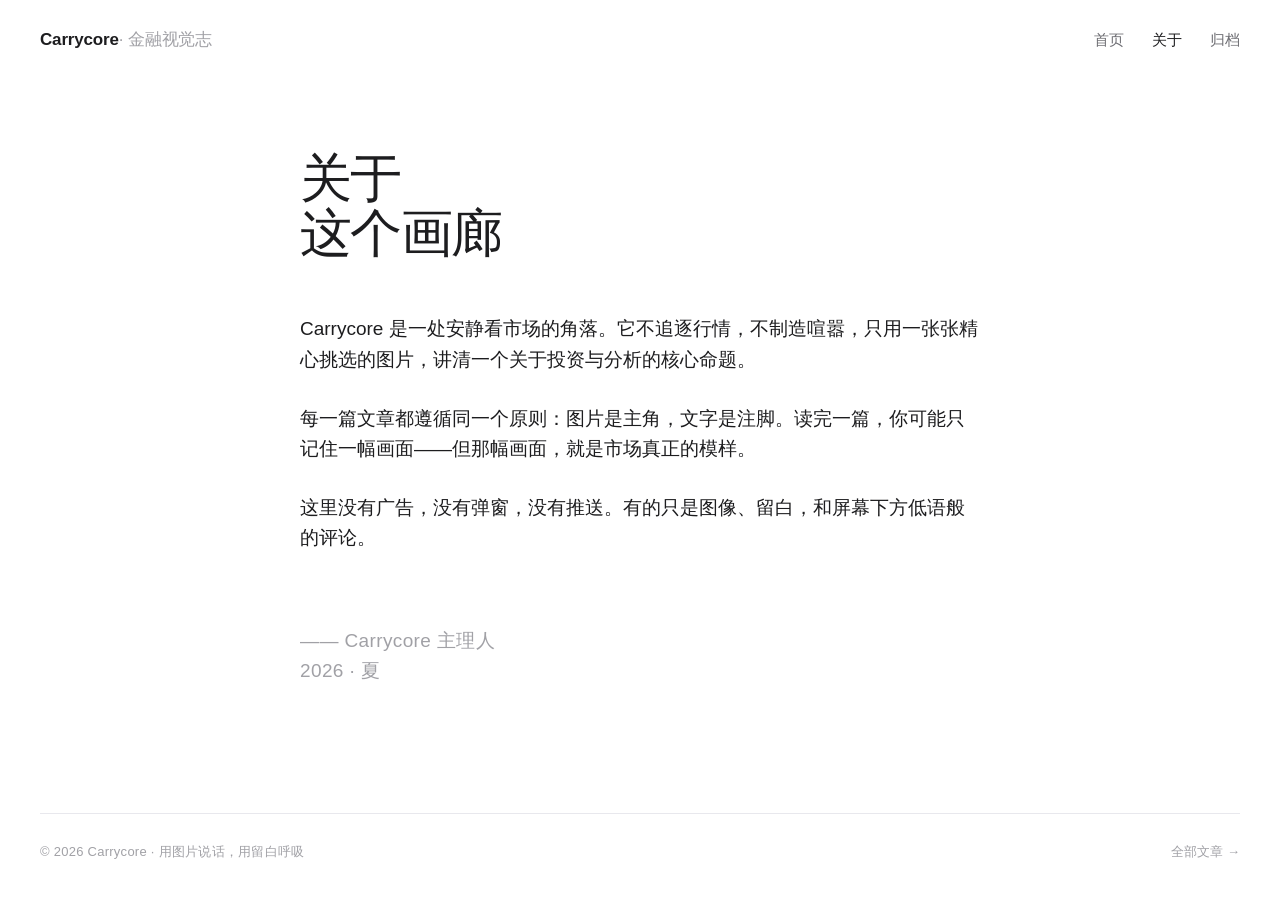
<file: about.html>
<!DOCTYPE html>
<html lang="zh-CN">
<head>
  <meta charset="UTF-8">
  <meta name="viewport" content="width=device-width, initial-scale=1, viewport-fit=cover">
  <title>关于 · Carrycore</title>
  <meta name="description" content="关于 Carrycore 金融投资视觉画廊——一个只讲重点的金融分析博客。" />
  <meta name="theme-color" content="#FFFFFF">
  <link rel="preconnect" href="https://images.unsplash.com">
  <link rel="stylesheet" href="css/style.css">
</head>
<body>

  <header class="site-nav">
    <div class="nav-inner">
      <a class="brand" href="index.html">Carrycore<em>· 金融视觉志</em></a>
      <nav class="nav-links" aria-label="主导航">
        <a href="index.html">首页</a>
        <a href="about.html" aria-current="page">关于</a>
        <a href="archive.html">归档</a>
      </nav>
    </div>
  </header>

  <main>
    <article class="about">
      <h1>关于<br>这个画廊</h1>

      <p>Carrycore 是一处安静看市场的角落。它不追逐行情，不制造喧嚣，只用一张张精心挑选的图片，讲清一个关于投资与分析的核心命题。</p>

      <p>每一篇文章都遵循同一个原则：图片是主角，文字是注脚。读完一篇，你可能只记住一幅画面——但那幅画面，就是市场真正的模样。</p>

      <p>这里没有广告，没有弹窗，没有推送。有的只是图像、留白，和屏幕下方低语般的评论。</p>

      <p class="about-sign">—— Carrycore 主理人<br>2026 · 夏</p>
    </article>
  </main>

  <footer class="site-footer">
    <div class="footer-inner">
      <small>© 2026 Carrycore · 用图片说话，用留白呼吸</small>
      <a href="archive.html">全部文章 →</a>
    </div>
  </footer>

</body>
</html>
</file>
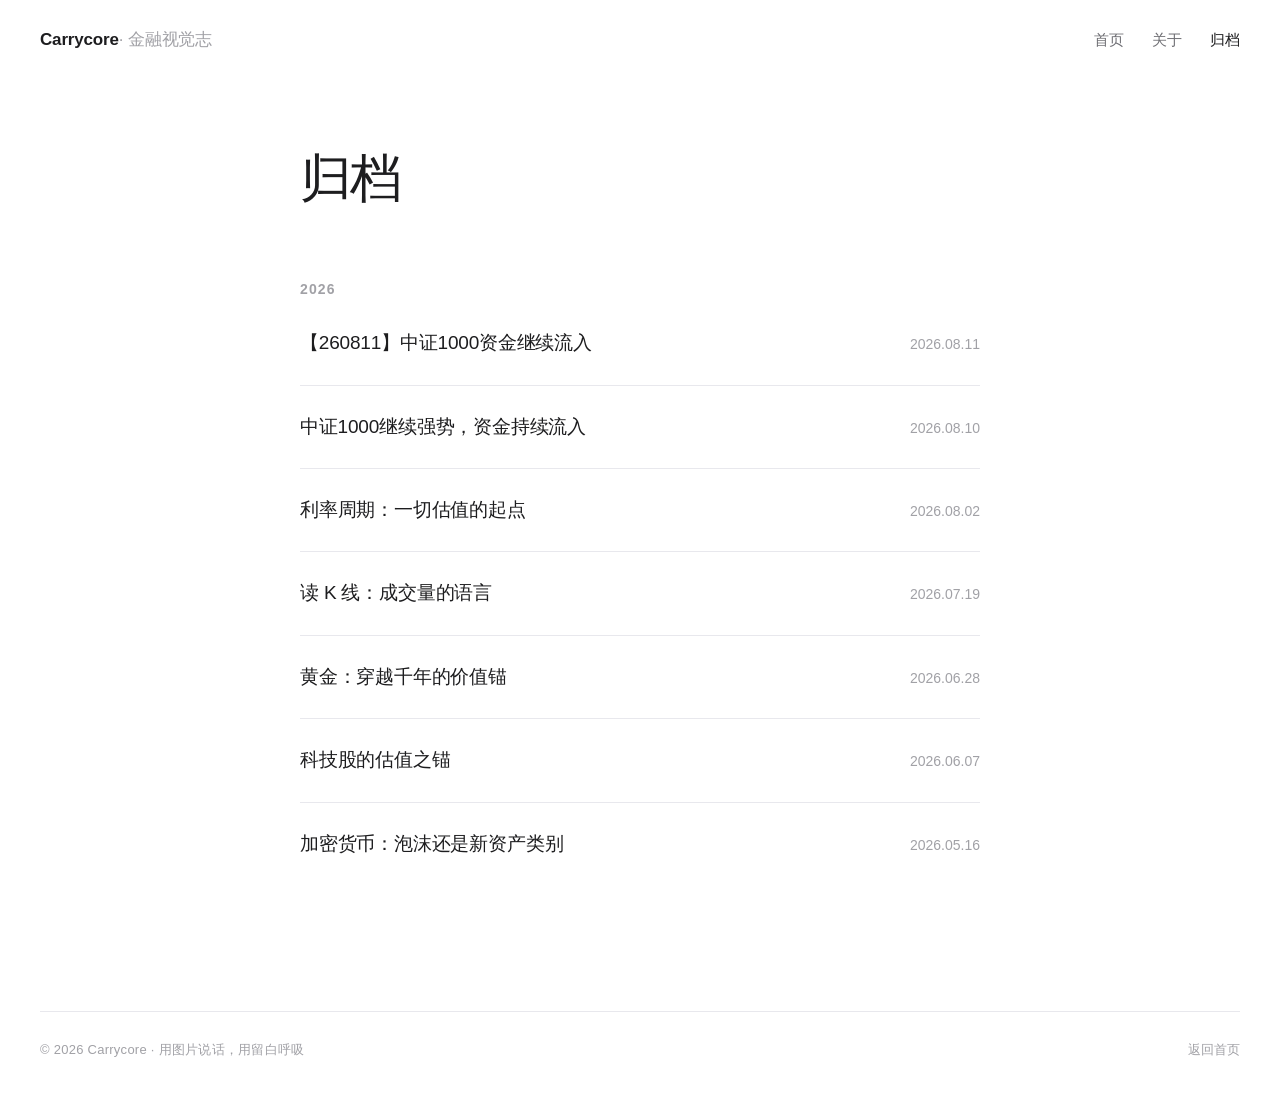
<file: archive.html>
<!DOCTYPE html>
<html lang="zh-CN">
<head>
  <meta charset="UTF-8">
  <meta name="viewport" content="width=device-width, initial-scale=1, viewport-fit=cover">
  <title>归档 · Carrycore</title>
  <meta name="description" content="Carrycore 金融投资视觉画廊全部文章归档。" />
  <meta name="theme-color" content="#FFFFFF">
  <link rel="stylesheet" href="css/style.css">
</head>
<body>

  <header class="site-nav">
    <div class="nav-inner">
      <a class="brand" href="index.html">Carrycore<em>· 金融视觉志</em></a>
      <nav class="nav-links" aria-label="主导航">
        <a href="index.html">首页</a>
        <a href="about.html">关于</a>
        <a href="archive.html" aria-current="page">归档</a>
      </nav>
    </div>
  </header>

  <main>
    <section class="archive">
      <h1>归档</h1>

      <h2 class="archive-year">2026</h2>
      <ul class="archive-list">
        <li>
          <a href="posts/csi1000-fund-flow-0811.html">
            <span class="t">【260811】中证1000资金继续流入</span>
            <span class="d">2026.08.11</span>
          </a>
        </li>
        <li>
          <a href="posts/zhongzheng1000-strong-inflow.html">
            <span class="t">中证1000继续强势，资金持续流入</span>
            <span class="d">2026.08.10</span>
          </a>
        </li>
        <li>
          <a href="posts/rate-cycle-and-asset-pricing.html">
            <span class="t">利率周期：一切估值的起点</span>
            <span class="d">2026.08.02</span>
          </a>
        </li>
        <li>
          <a href="posts/k-line-volume-language.html">
            <span class="t">读 K 线：成交量的语言</span>
            <span class="d">2026.07.19</span>
          </a>
        </li>
        <li>
          <a href="posts/gold-eternal-value.html">
            <span class="t">黄金：穿越千年的价值锚</span>
            <span class="d">2026.06.28</span>
          </a>
        </li>
        <li>
          <a href="posts/tech-valuation-anchor.html">
            <span class="t">科技股的估值之锚</span>
            <span class="d">2026.06.07</span>
          </a>
        </li>
        <li>
          <a href="posts/crypto-new-asset-class.html">
            <span class="t">加密货币：泡沫还是新资产类别</span>
            <span class="d">2026.05.16</span>
          </a>
        </li>
      </ul>
    </section>
  </main>

  <footer class="site-footer">
    <div class="footer-inner">
      <small>© 2026 Carrycore · 用图片说话，用留白呼吸</small>
      <a href="index.html">返回首页</a>
    </div>
  </footer>

</body>
</html>
</file>
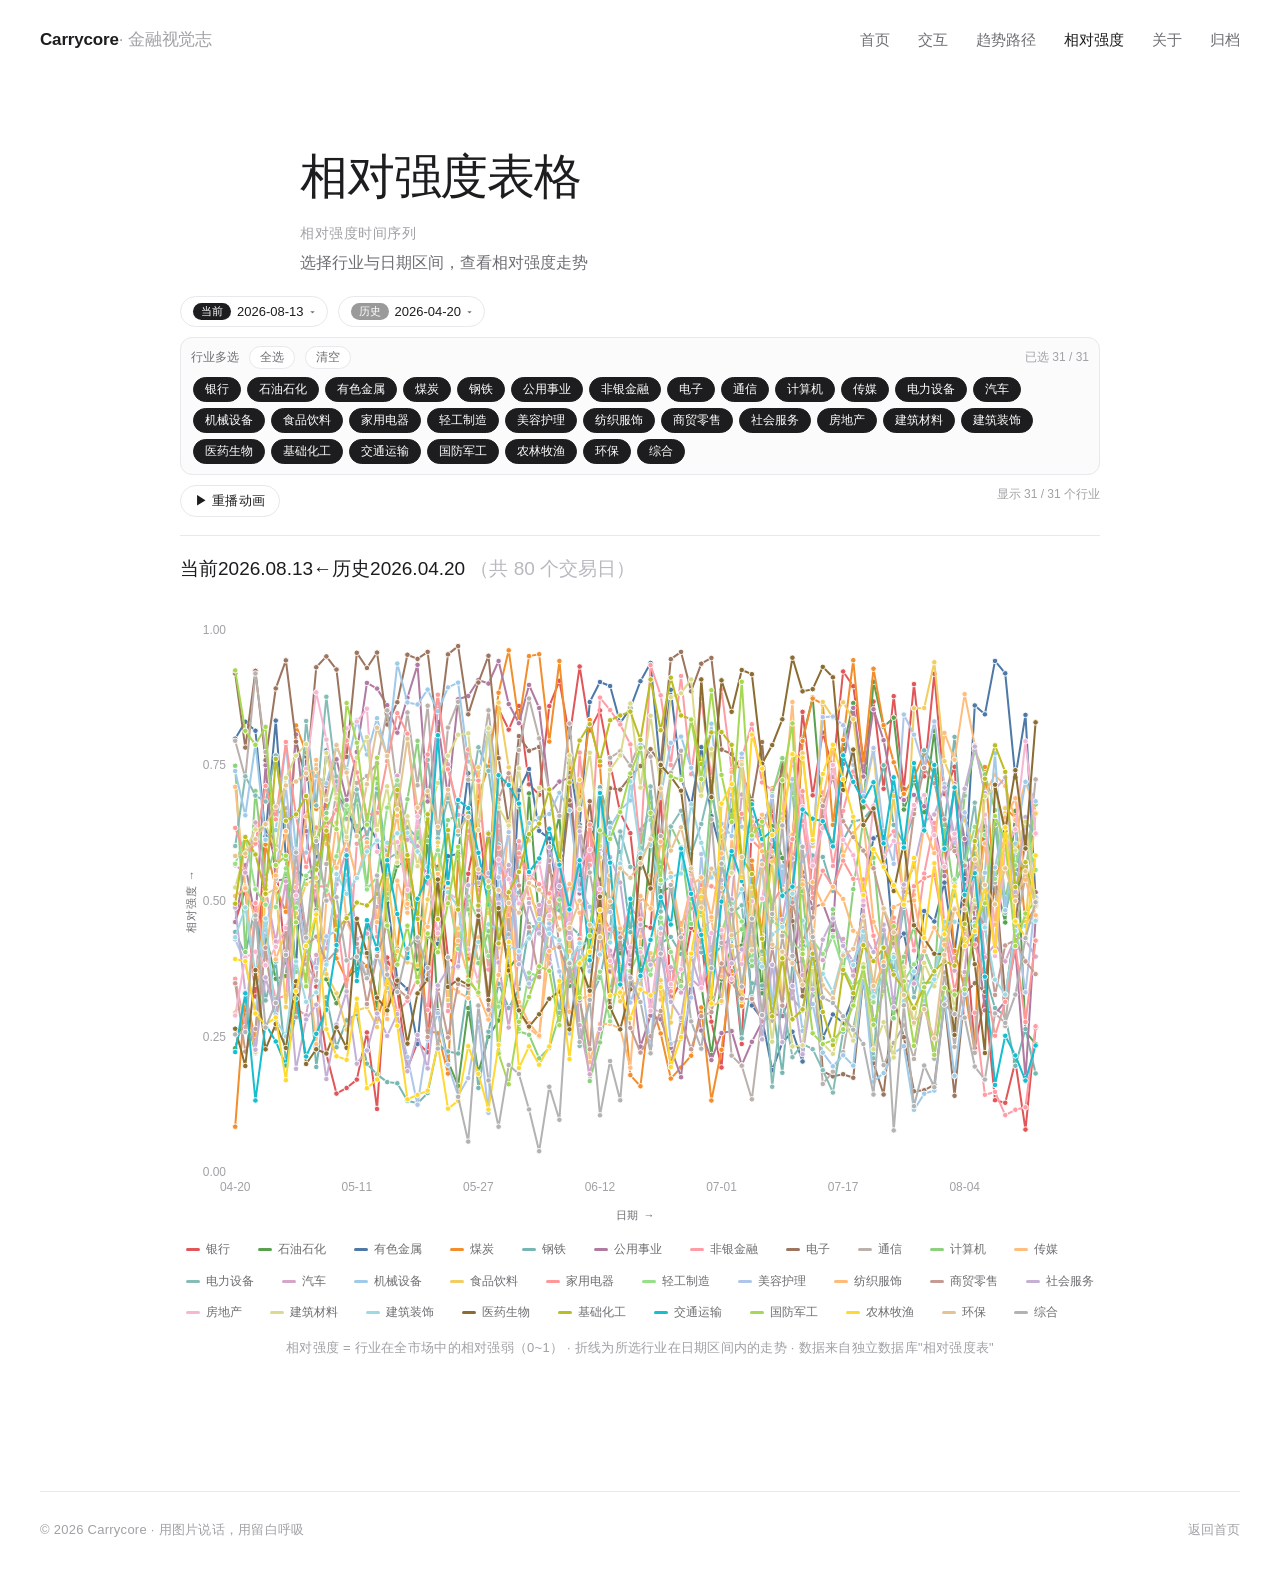
<file: relative-strength.html>
<!DOCTYPE html>
<html lang="zh-CN">
<head>
  <meta charset="UTF-8">
  <meta name="viewport" content="width=device-width, initial-scale=1, viewport-fit=cover">
  <title>相对强度表格 · Carrycore</title>
  <meta name="description" content="相对强度表格：31 个行业的相对强度时间序列折线图，双日期区间 + 行业多选。" />
  <meta name="theme-color" content="#FFFFFF">
  <link rel="stylesheet" href="css/style.css">
  <link rel="stylesheet" href="css/interactive.css?v=21">
  <link rel="stylesheet" href="css/trend.css?v=2">
  <link rel="stylesheet" href="css/relative.css?v=1">
</head>
<body>

  <header class="site-nav">
    <div class="nav-inner">
      <a class="brand" href="index.html">Carrycore<em>· 金融视觉志</em></a>
      <nav class="nav-links" aria-label="主导航">
        <a href="index.html">首页</a>
        <a href="sector-strength-0811.html">交互</a>
        <a href="sector-trend-path.html">趋势路径</a>
        <a href="relative-strength.html" aria-current="page">相对强度</a>
        <a href="about.html">关于</a>
        <a href="archive.html">归档</a>
      </nav>
    </div>
  </header>

  <main>
    <article class="post">

      <header class="post-head">
        <h1>相对强度表格</h1>
        <time>相对强度时间序列</time>
        <p class="post-sub">选择行业与日期区间，查看相对强度走势</p>
      </header>

      <div class="interactive-wrap">

        <div class="controls trend-controls">
          <div class="trend-dates">
            <div class="datepicker-wrap" id="dp-cur-wrap">
              <button type="button" class="date-picker-btn" id="dp-cur-btn" aria-haspopup="dialog">
                <span class="dp-tag">当前</span><span id="dp-cur-label">–</span><span class="dp-caret">▾</span>
              </button>
            </div>
            <div class="datepicker-wrap" id="dp-his-wrap">
              <button type="button" class="date-picker-btn" id="dp-his-btn" aria-haspopup="dialog">
                <span class="dp-tag dp-tag-ref">历史</span><span id="dp-his-label">–</span><span class="dp-caret">▾</span>
              </button>
            </div>
            <div class="datepicker-pop" id="datepicker-pop" role="dialog" aria-label="选择日期" hidden></div>
          </div>
          <div class="sector-pick">
            <div class="sp-head">
              <span>行业多选</span>
              <button type="button" class="sp-btn" id="sp-all">全选</button>
              <button type="button" class="sp-btn" id="sp-none">清空</button>
              <span id="sp-count" class="count-tag"></span>
            </div>
            <div class="sp-list" id="sp-list"></div>
          </div>
          <button id="btn-replay" class="ctrl-btn" type="button">▶ 重播动画</button>
          <span id="dot-count" class="count-tag"></span>
        </div>

        <div class="trend-datebar" id="trend-datebar">–</div>

        <div class="chart-area">
          <svg id="chart" viewBox="0 0 1000 700" preserveAspectRatio="xMidYMid meet" aria-label="相对强度折线图"></svg>
          <div id="tooltip" class="tooltip" role="tooltip"></div>
        </div>

        <div class="trend-legend" id="legend"></div>

        <p class="caption">相对强度 = 行业在全市场中的相对强弱（0~1） · 折线为所选行业在日期区间内的走势 · 数据来自独立数据库"相对强度表"</p>
      </div>

    </article>
  </main>

  <footer class="site-footer">
    <div class="footer-inner">
      <small>© 2026 Carrycore · 用图片说话，用留白呼吸</small>
      <a href="index.html">返回首页</a>
    </div>
  </footer>

  <script src="js/relative-data.js?v=1"></script>
  <script src="js/relative-chart-v2.js?v=1"></script>
</body>
</html>
</file>
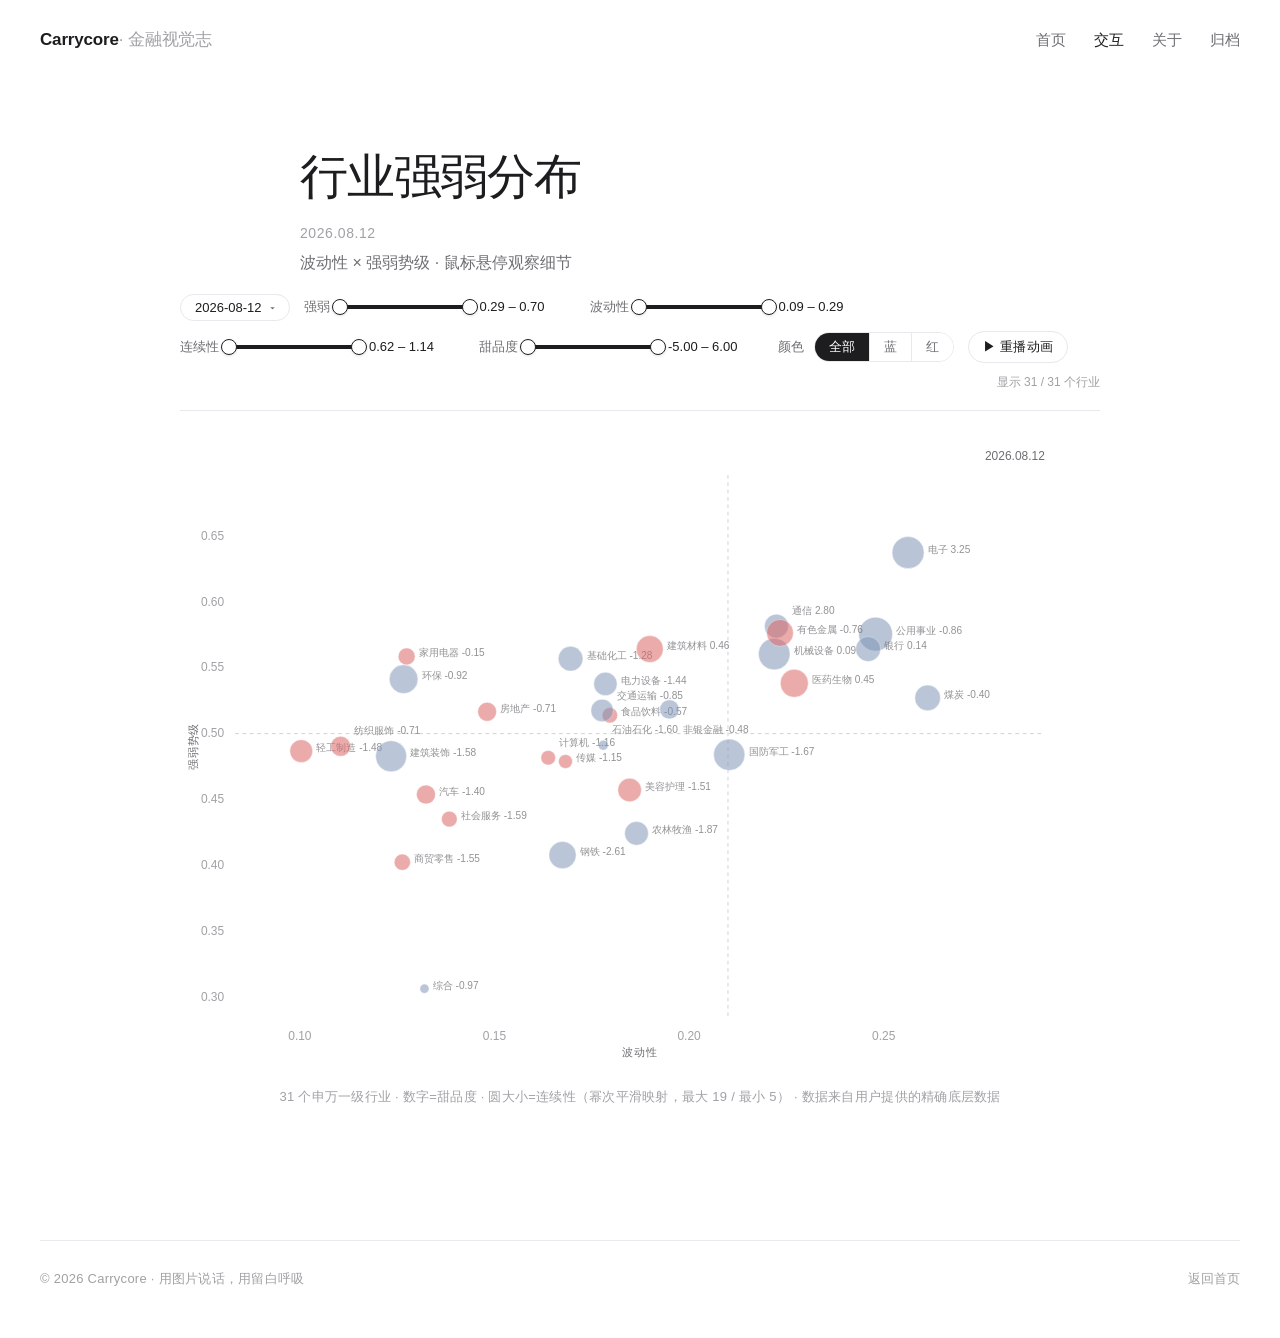
<file: sector-strength-0811.html>
<!DOCTYPE html>
<html lang="zh-CN">
<head>
  <meta charset="UTF-8">
  <meta name="viewport" content="width=device-width, initial-scale=1, viewport-fit=cover">
  <title>行业强弱分布 · Carrycore</title>
  <meta name="description" content="2026-08-11 申万一级行业强弱分布交互图：波动性 × 强弱势级，鼠标悬停观察细节。" />
  <meta name="theme-color" content="#FFFFFF">
  <link rel="stylesheet" href="css/style.css">
  <link rel="stylesheet" href="css/interactive.css?v=21">
</head>
<body>

  <header class="site-nav">
    <div class="nav-inner">
      <a class="brand" href="index.html">Carrycore<em>· 金融视觉志</em></a>
      <nav class="nav-links" aria-label="主导航">
        <a href="index.html">首页</a>
        <a href="sector-strength-0811.html" aria-current="page">交互</a>
        <a href="about.html">关于</a>
        <a href="archive.html">归档</a>
      </nav>
    </div>
  </header>

  <main>
    <article class="post">

      <header class="post-head">
        <h1>行业强弱分布</h1>
        <time datetime="2026-08-11">2026.08.11</time>
        <p class="post-sub">波动性 × 强弱势级 · 鼠标悬停观察细节</p>
      </header>

      <div class="interactive-wrap">

        <div class="controls">
          <div class="datepicker-wrap" id="datepicker-wrap">
            <button type="button" class="date-picker-btn" id="date-picker-btn" aria-haspopup="dialog">
              <span id="date-picker-label">2026-08-11</span><span class="dp-caret">▾</span>
            </button>
            <div class="datepicker-pop" id="datepicker-pop" role="dialog" aria-label="选择日期" hidden></div>
          </div>
          <div class="dualfilter">
            <span>强弱</span>
            <div class="df-track" id="df-y"></div>
            <span class="df-values" id="df-y-values">–</span>
          </div>
          <div class="dualfilter">
            <span>波动性</span>
            <div class="df-track" id="df-x"></div>
            <span class="df-values" id="df-x-values">–</span>
          </div>
          <div class="dualfilter">
            <span>连续性</span>
            <div class="df-track" id="df-c"></div>
            <span class="df-values" id="df-c-values">0.6 – 1.2</span>
          </div>
          <div class="dualfilter">
            <span>甜品度</span>
            <div class="df-track" id="df-v"></div>
            <span class="df-values" id="df-v-values">–</span>
          </div>
          <div class="colorfilter">
            <span>颜色</span>
            <div class="color-seg" id="color-seg" role="group" aria-label="颜色筛选">
              <button type="button" class="seg-btn active" data-color="all">全部</button>
              <button type="button" class="seg-btn" data-color="blue">蓝</button>
              <button type="button" class="seg-btn" data-color="red">红</button>
            </div>
          </div>
          <button id="btn-replay" class="ctrl-btn" type="button">▶ 重播动画</button>
          <span id="dot-count" class="count-tag"></span>
        </div>

        <div class="chart-area">
          <svg id="chart" viewBox="0 0 1000 700" preserveAspectRatio="xMidYMid meet" aria-label="行业强弱分布散点图"></svg>
          <div id="tooltip" class="tooltip" role="tooltip"></div>
        </div>

        <p class="caption">31 个申万一级行业 · 数字=甜品度 · 圆大小=连续性（幂次平滑映射，最大 19 / 最小 5） · 数据来自用户提供的精确底层数据</p>
      </div>

    </article>
  </main>

  <footer class="site-footer">
    <div class="footer-inner">
      <small>© 2026 Carrycore · 用图片说话，用留白呼吸</small>
      <a href="index.html">返回首页</a>
    </div>
  </footer>

  <script src="js/sector-data-0813e.js?v=21"></script>
  <script src="js/sector-strength-app-0813b.js?v=21"></script>
</body>
</html>
</file>
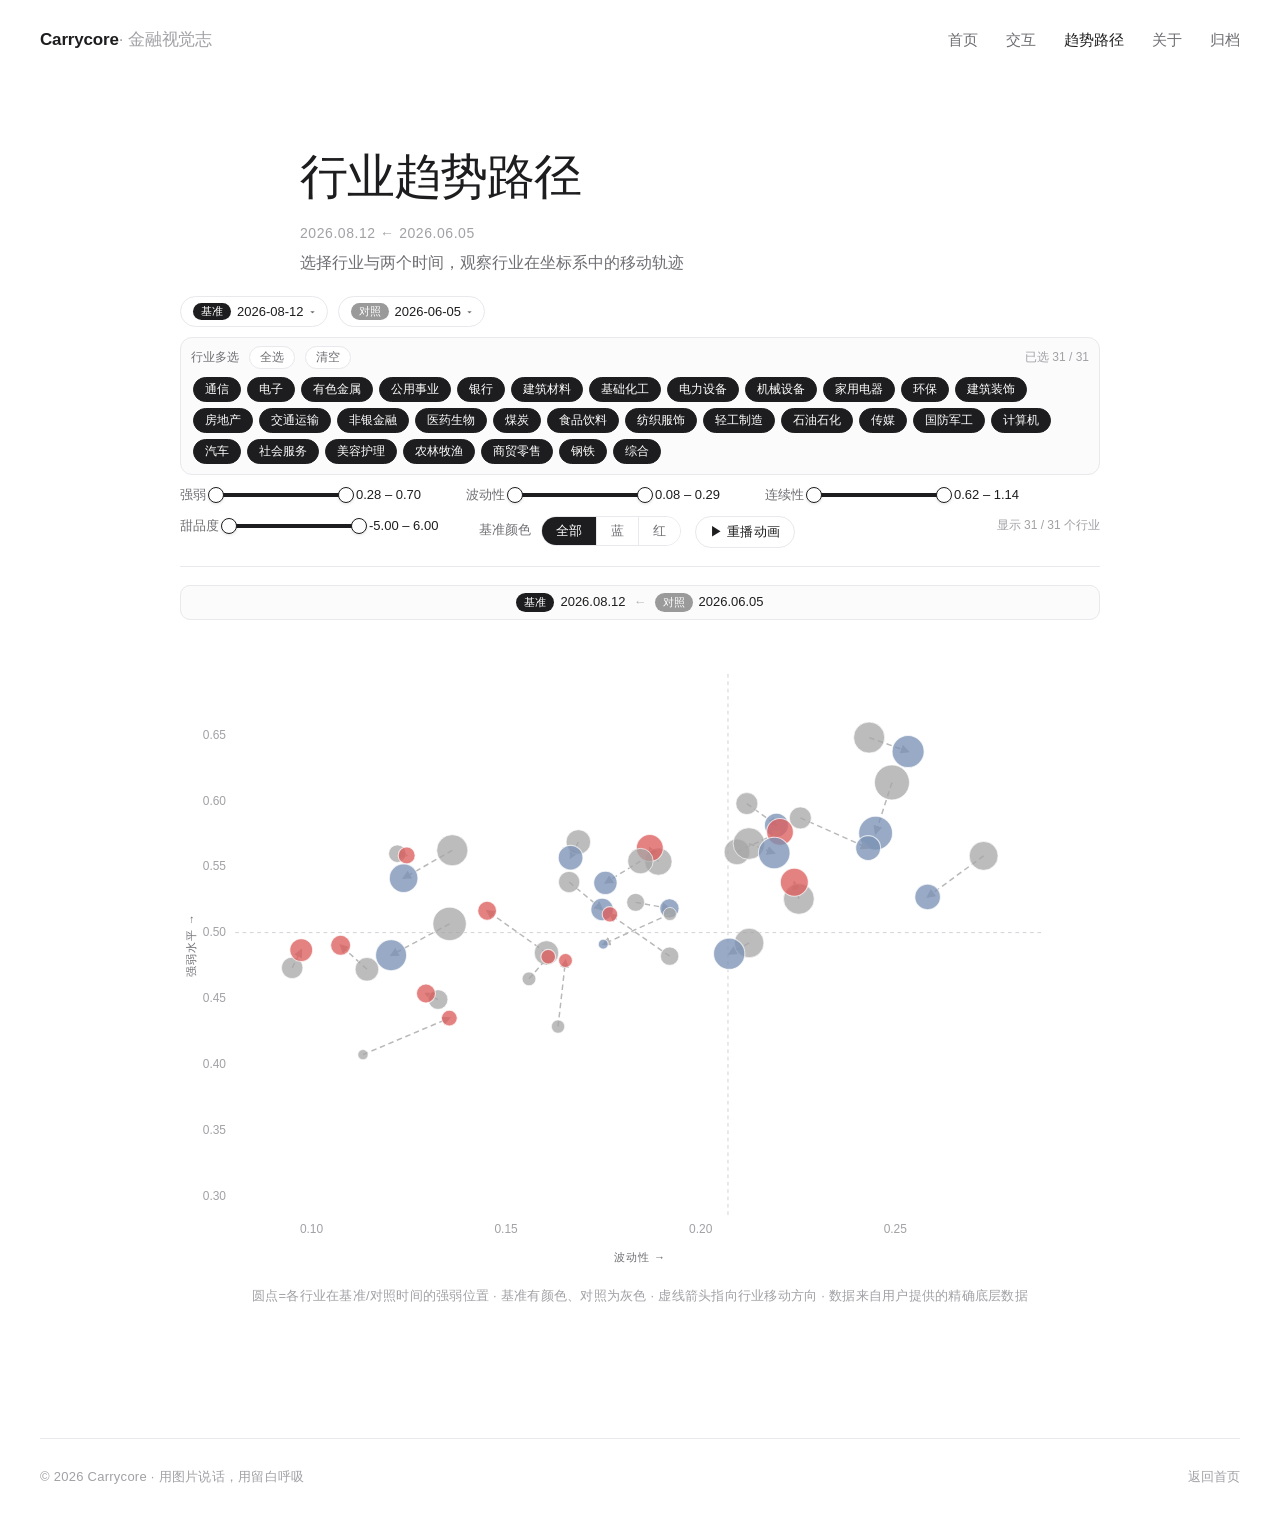
<file: sector-trend-path.html>
<!DOCTYPE html>
<html lang="zh-CN">
<head>
  <meta charset="UTF-8">
  <meta name="viewport" content="width=device-width, initial-scale=1, viewport-fit=cover">
  <title>行业趋势路径 · Carrycore</title>
  <meta name="description" content="行业趋势路径：多选行业在两个时间的强弱分布轨迹对比，带方向箭头。" />
  <meta name="theme-color" content="#FFFFFF">
  <link rel="stylesheet" href="css/style.css">
  <link rel="stylesheet" href="css/interactive.css?v=21">
  <link rel="stylesheet" href="css/trend-v3.css?v=2">
</head>
<body>

  <header class="site-nav">
    <div class="nav-inner">
      <a class="brand" href="index.html">Carrycore<em>· 金融视觉志</em></a>
      <nav class="nav-links" aria-label="主导航">
        <a href="index.html">首页</a>
        <a href="sector-strength-0811.html">交互</a>
        <a href="sector-trend-path.html" aria-current="page">趋势路径</a>
        <a href="about.html">关于</a>
        <a href="archive.html">归档</a>
      </nav>
    </div>
  </header>

  <main>
    <article class="post">

      <header class="post-head">
        <h1>行业趋势路径</h1>
        <time id="trend-subtitle">对照 → 基准</time>
        <p class="post-sub">选择行业与两个时间，观察行业在坐标系中的移动轨迹</p>
      </header>

      <div class="interactive-wrap">

        <div class="controls trend-controls">
          <div class="trend-dates">
            <div class="datepicker-wrap" id="dp-base-wrap">
              <button type="button" class="date-picker-btn" id="dp-base-btn" aria-haspopup="dialog">
                <span class="dp-tag">基准</span><span id="dp-base-label">–</span><span class="dp-caret">▾</span>
              </button>
            </div>
            <div class="datepicker-wrap" id="dp-ref-wrap">
              <button type="button" class="date-picker-btn" id="dp-ref-btn" aria-haspopup="dialog">
                <span class="dp-tag dp-tag-ref">对照</span><span id="dp-ref-label">–</span><span class="dp-caret">▾</span>
              </button>
            </div>
            <div class="datepicker-pop" id="datepicker-pop" role="dialog" aria-label="选择日期" hidden></div>
          </div>
          <div class="sector-pick">
            <div class="sp-head">
              <span>行业多选</span>
              <button type="button" class="sp-btn" id="sp-all">全选</button>
              <button type="button" class="sp-btn" id="sp-none">清空</button>
              <span id="sp-count" class="count-tag"></span>
            </div>
            <div class="sp-list" id="sp-list"></div>
          </div>
          <div class="dualfilter">
            <span>强弱</span>
            <div class="df-track" id="df-y"></div>
            <span class="df-values" id="df-y-values">–</span>
          </div>
          <div class="dualfilter">
            <span>波动性</span>
            <div class="df-track" id="df-x"></div>
            <span class="df-values" id="df-x-values">–</span>
          </div>
          <div class="dualfilter">
            <span>连续性</span>
            <div class="df-track" id="df-c"></div>
            <span class="df-values" id="df-c-values">–</span>
          </div>
          <div class="dualfilter">
            <span>甜品度</span>
            <div class="df-track" id="df-v"></div>
            <span class="df-values" id="df-v-values">–</span>
          </div>
          <div class="colorfilter">
            <span>基准颜色</span>
            <div class="color-seg" id="color-seg" role="group" aria-label="基准颜色筛选">
              <button type="button" class="seg-btn active" data-color="all">全部</button>
              <button type="button" class="seg-btn" data-color="blue">蓝</button>
              <button type="button" class="seg-btn" data-color="red">红</button>
            </div>
          </div>
          <button id="btn-replay" class="ctrl-btn" type="button">▶ 重播动画</button>
          <span id="dot-count" class="count-tag"></span>
        </div>

        <div class="trend-datebar" id="trend-datebar">–</div>

        <div class="chart-area">
          <svg id="chart" viewBox="0 0 1000 700" preserveAspectRatio="xMidYMid meet" aria-label="行业趋势路径图"></svg>
          <div id="tooltip" class="tooltip" role="tooltip"></div>
        </div>

        <p class="caption">圆点=各行业在基准/对照时间的强弱位置 · 基准有颜色、对照为灰色 · 虚线箭头指向行业移动方向 · 数据来自用户提供的精确底层数据</p>
      </div>

    </article>
  </main>

  <footer class="site-footer">
    <div class="footer-inner">
      <small>© 2026 Carrycore · 用图片说话，用留白呼吸</small>
      <a href="index.html">返回首页</a>
    </div>
  </footer>

  <script src="js/sector-data-0813e.js?v=21"></script>
  <script src="js/sector-trend-path-v3.js?v=2"></script>
</body>
</html>
</file>
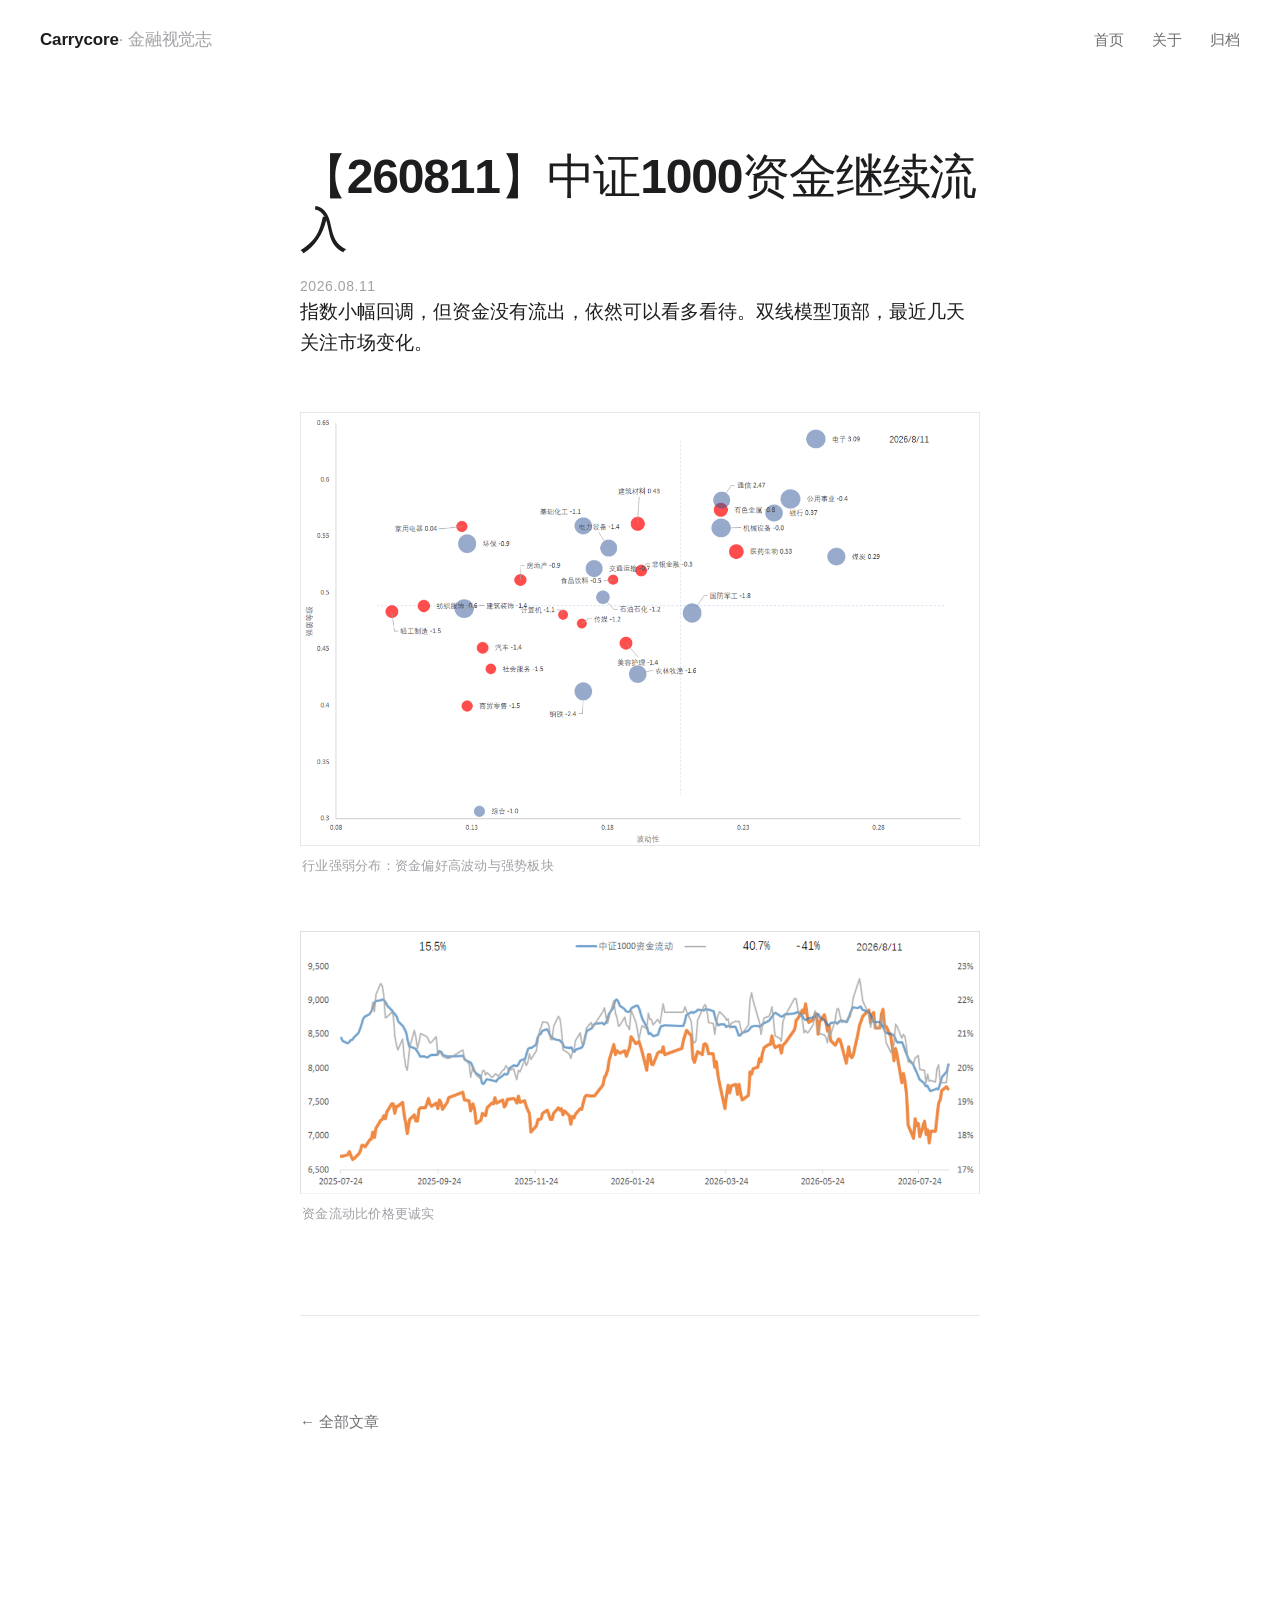
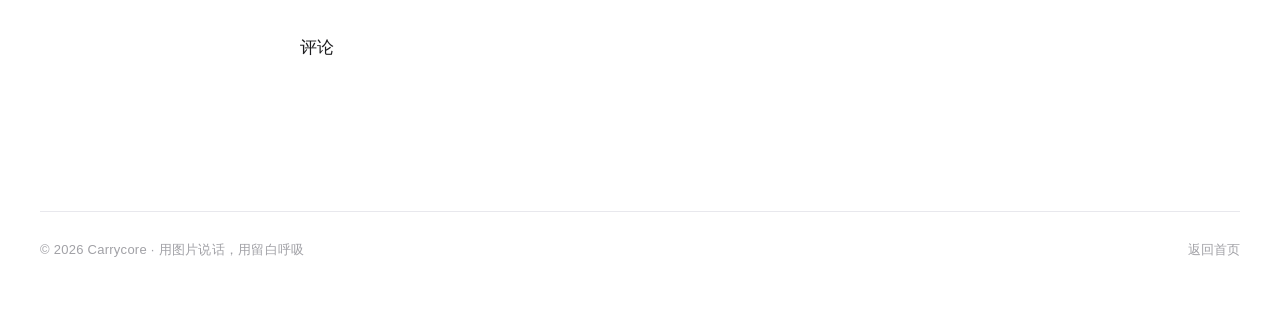
<file: posts/csi1000-fund-flow-0811.html>
<!DOCTYPE html>
<html lang="zh-CN">
<head>
  <meta charset="UTF-8">
  <meta name="viewport" content="width=device-width, initial-scale=1, viewport-fit=cover">
  <title>【260811】中证1000资金继续流入 · Carrycore</title>
  <meta name="description" content="指数小幅回调，但资金没有流出，依然可以看多看待。双线模型顶部，最近几天关注市场变化。" />
  <meta name="theme-color" content="#FFFFFF">
  <link rel="preconnect" href="https://giscus.app">
  <link rel="stylesheet" href="../css/style.css">
</head>
<body>

  <header class="site-nav">
    <div class="nav-inner">
      <a class="brand" href="../index.html">Carrycore<em>· 金融视觉志</em></a>
      <nav class="nav-links" aria-label="主导航">
        <a href="../index.html">首页</a>
        <a href="../about.html">关于</a>
        <a href="../archive.html">归档</a>
      </nav>
    </div>
  </header>

  <main>
    <article class="post">

      <header class="post-head">
        <h1>【260811】中证1000资金继续流入</h1>
        <time datetime="2026-08-11">2026.08.11</time>
      </header>

      <div class="post-body">
        <p>指数小幅回调，但资金没有流出，依然可以看多看待。双线模型顶部，最近几天关注市场变化。</p>

        <figure class="post-figure">
          <img src="csi1000-sector-heatmap-0811.png"
               alt="行业强弱分布图"
               width="1205" height="769" fetchpriority="high"
               style="aspect-ratio: 1205 / 769;">
          <figcaption>行业强弱分布：资金偏好高波动与强势板块</figcaption>
        </figure>

        <figure class="post-figure">
          <img src="csi1000-fund-flow-0811.png"
               alt="中证1000资金流动走势图"
               width="1165" height="451" fetchpriority="high"
               style="aspect-ratio: 1165 / 451;">
          <figcaption>资金流动比价格更诚实</figcaption>
        </figure>
      </div>

      <div class="post-divider"></div>

      <footer class="post-foot">
        <a href="../archive.html">← 全部文章</a>
      </footer>

    </article>

    <!-- Giscus 评论区 -->
    <section class="comments" aria-label="评论">
      <h2>评论</h2>
      <div class="giscus"
        data-repo="YOUR_GITHUB_USERNAME/YOUR_REPO_NAME"
        data-repo-id="REPLACE_WITH_REPO_ID"
        data-category="Announcements"
        data-category-id="REPLACE_WITH_CATEGORY_ID"
        data-mapping="pathname"
        data-strict="0"
        data-reactions-enabled="1"
        data-emit-metadata="0"
        data-input-position="top"
        data-theme="light"
        data-lang="zh-CN"
        data-loading="lazy">
      </div>
    </section>
  </main>

  <footer class="site-footer">
    <div class="footer-inner">
      <small>© 2026 Carrycore · 用图片说话，用留白呼吸</small>
      <a href="../index.html">返回首页</a>
    </div>
  </footer>

  <!-- 启用 Giscus：将上方 data-repo / data-repo-id / data-category-id 替换为你的 GitHub 仓库配置（见 giscus.app 生成代码），并取消下一行注释
  <script src="https://giscus.app/client.js" data-repo="YOUR_GITHUB_USERNAME/YOUR_REPO_NAME" data-repo-id="REPLACE_WITH_REPO_ID" data-category="Announcements" data-category-id="REPLACE_WITH_CATEGORY_ID" data-mapping="pathname" data-strict="0" data-reactions-enabled="1" data-emit-metadata="0" data-input-position="top" data-theme="light" data-lang="zh-CN" crossorigin="anonymous" async></script>
  -->

</body>
</html>
</file>
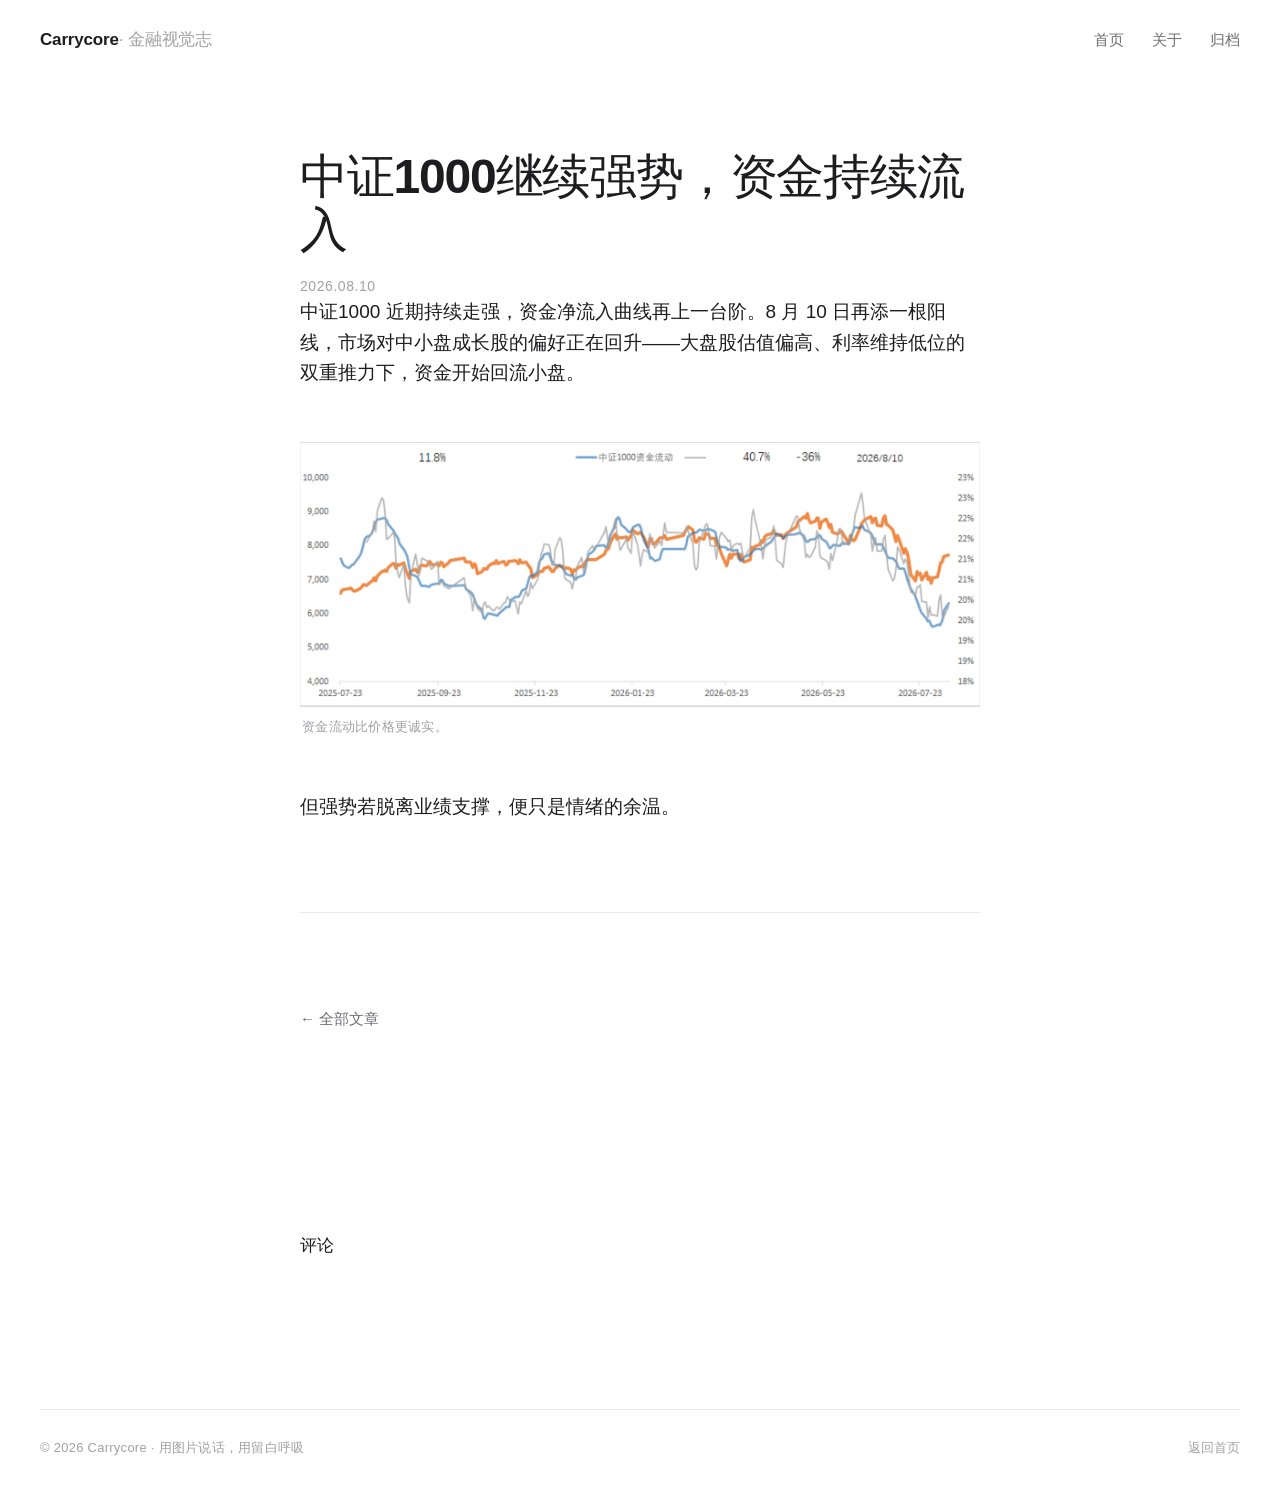
<file: posts/zhongzheng1000-strong-inflow.html>
<!DOCTYPE html>
<html lang="zh-CN">
<head>
  <meta charset="UTF-8">
  <meta name="viewport" content="width=device-width, initial-scale=1, viewport-fit=cover">
  <title>中证1000继续强势，资金持续流入 · Carrycore</title>
  <meta name="description" content="中证1000近期持续走强，资金净流入曲线再上一台阶。中小盘成长股的偏好正在回升。" />
  <meta name="theme-color" content="#FFFFFF">
  <link rel="preconnect" href="https://giscus.app">
  <link rel="stylesheet" href="../css/style.css">
</head>
<body>

  <header class="site-nav">
    <div class="nav-inner">
      <a class="brand" href="../index.html">Carrycore<em>· 金融视觉志</em></a>
      <nav class="nav-links" aria-label="主导航">
        <a href="../index.html">首页</a>
        <a href="../about.html">关于</a>
        <a href="../archive.html">归档</a>
      </nav>
    </div>
  </header>

  <main>
    <article class="post">

      <header class="post-head">
        <h1>中证1000继续强势，资金持续流入</h1>
        <time datetime="2026-08-10">2026.08.10</time>
      </header>

      <div class="post-body">
        <p>中证1000 近期持续走强，资金净流入曲线再上一台阶。8 月 10 日再添一根阳线，市场对中小盘成长股的偏好正在回升——大盘股估值偏高、利率维持低位的双重推力下，资金开始回流小盘。</p>

        <figure class="post-figure">
          <img src="csi1000-capital-flow.png"
               alt="中证1000资金流动走势图"
               width="1489" height="580" fetchpriority="high"
               style="aspect-ratio: 1489 / 580;">
          <figcaption>资金流动比价格更诚实。</figcaption>
        </figure>

        <p>但强势若脱离业绩支撑，便只是情绪的余温。</p>
      </div>

      <div class="post-divider"></div>

      <footer class="post-foot">
        <a href="../archive.html">← 全部文章</a>
      </footer>

    </article>

    <!-- Giscus 评论区 -->
    <section class="comments" aria-label="评论">
      <h2>评论</h2>
      <div class="giscus"
        data-repo="YOUR_GITHUB_USERNAME/YOUR_REPO_NAME"
        data-repo-id="REPLACE_WITH_REPO_ID"
        data-category="Announcements"
        data-category-id="REPLACE_WITH_CATEGORY_ID"
        data-mapping="pathname"
        data-strict="0"
        data-reactions-enabled="1"
        data-emit-metadata="0"
        data-input-position="top"
        data-theme="light"
        data-lang="zh-CN"
        data-loading="lazy">
      </div>
    </section>
  </main>

  <footer class="site-footer">
    <div class="footer-inner">
      <small>© 2026 Carrycore · 用图片说话，用留白呼吸</small>
      <a href="../index.html">返回首页</a>
    </div>
  </footer>

  <!-- 启用 Giscus：将上方 data-repo / data-repo-id / data-category-id 替换为你的 GitHub 仓库配置（见 giscus.app 生成代码），并取消下一行注释
  <script src="https://giscus.app/client.js" data-repo="YOUR_GITHUB_USERNAME/YOUR_REPO_NAME" data-repo-id="REPLACE_WITH_REPO_ID" data-category="Announcements" data-category-id="REPLACE_WITH_CATEGORY_ID" data-mapping="pathname" data-strict="0" data-reactions-enabled="1" data-emit-metadata="0" data-input-position="top" data-theme="light" data-lang="zh-CN" crossorigin="anonymous" async></script>
  -->

</body>
</html>
</file>
<file: css/style.css>
/* ============================================================
   GAIA — 金融投资视觉画廊
   极简苹果风：留白 · 无边框 · 无装饰
   ============================================================ */

:root {
  --bg: #FFFFFF;
  --ink: #1D1D1F;
  --ink-soft: #6E6E73;
  --ink-faint: #A1A1A6;
  --hairline: #E8E8ED;
  --accent: #000000;
  --max-read: 680px;
  --gutter: 24px;
}

* { margin: 0; padding: 0; box-sizing: border-box; }

html {
  -webkit-text-size-adjust: 100%;
  scroll-behavior: smooth;
}

body {
  background: var(--bg);
  color: var(--ink);
  font-family: -apple-system, BlinkMacSystemFont, "SF Pro Text",
    "SF Pro Display", "Helvetica Neue", "PingFang SC",
    "Hiragino Sans GB", "Microsoft YaHei", sans-serif;
  font-size: 19px;
  line-height: 1.6;
  font-synthesis: none;
  -webkit-font-smoothing: antialiased;
  -moz-osx-font-smoothing: grayscale;
  text-rendering: optimizeLegibility;
  overflow-x: hidden;
}

img {
  display: block;
  width: 100%;
  height: auto;
  -webkit-user-select: none;
  user-select: none;
}

a {
  color: inherit;
  text-decoration: none;
  -webkit-tap-highlight-color: transparent;
}

a:focus-visible {
  outline: 2px solid var(--ink);
  outline-offset: 4px;
  border-radius: 2px;
}

/* ---------------- 导航 ---------------- */
.site-nav {
  width: 100%;
  padding: 0 var(--gutter);
}

.nav-inner {
  max-width: 1200px;
  margin: 0 auto;
  padding: 26px 0;
  display: flex;
  align-items: baseline;
  justify-content: space-between;
}

.brand {
  font-size: 17px;
  font-weight: 600;
  letter-spacing: -0.01em;
}

.brand em {
  font-style: normal;
  color: var(--ink-faint);
  font-weight: 400;
}

.nav-links {
  display: flex;
  gap: 28px;
}

.nav-links a {
  font-size: 15px;
  color: var(--ink-soft);
  transition: color .2s ease;
}

.nav-links a:hover { color: var(--ink); }
.nav-links a[aria-current="page"] { color: var(--ink); font-weight: 600; }

/* ---------------- 布局骨架 ---------------- */
.container {
  max-width: 1200px;
  margin: 0 auto;
  padding: 0 var(--gutter);
}

.hero {
  padding: 9vh 0 6vh;
}

.hero h1 {
  font-size: clamp(40px, 6vw, 64px);
  font-weight: 700;
  letter-spacing: -0.03em;
  line-height: 1.05;
}

.hero p {
  margin-top: 20px;
  font-size: 19px;
  color: var(--ink-soft);
  max-width: 560px;
}

.hero-mini {
  margin-top: 14px !important;
  font-size: 14px !important;
  color: var(--ink-faint) !important;
}

.hero-mini a {
  color: var(--ink-soft);
  border-bottom: 1px solid var(--hairline);
  padding-bottom: 1px;
  transition: color .18s ease, border-color .18s ease;
}

.hero-mini a:hover {
  color: var(--ink);
  border-color: var(--ink);
}

/* ---------------- 首页：画廊网格 ---------------- */
.gallery {
  padding: 0 0 10vh;
}

.gallery-item {
  display: block;
  margin-bottom: 9vh;
}

.gallery-item:last-child { margin-bottom: 0; }

.gallery-figure {
  overflow: hidden;
}

.gallery-figure img {
  aspect-ratio: 3 / 2;
  object-fit: cover;
  transition: transform .6s cubic-bezier(.22,.61,.36,1);
}

.gallery-item:hover .gallery-figure img {
  transform: scale(1.02);
}

.gallery-caption {
  padding: 14px 2px 0;
}

.gallery-caption h2 {
  font-size: clamp(22px, 2.6vw, 28px);
  font-weight: 600;
  letter-spacing: -0.015em;
  line-height: 1.3;
}

.gallery-caption time {
  display: block;
  margin-top: 6px;
  font-size: 14px;
  color: var(--ink-faint);
  letter-spacing: 0.02em;
}

/* ---------------- 博文页 ---------------- */
.post {
  padding: 8vh 0 12vh;
}

.post-head {
  max-width: var(--max-read);
  margin: 0 auto;
}

.post-head h1 {
  font-size: clamp(32px, 4.6vw, 48px);
  font-weight: 700;
  letter-spacing: -0.025em;
  line-height: 1.1;
}

.post-head time {
  display: block;
  margin-top: 18px;
  font-size: 14px;
  color: var(--ink-faint);
  letter-spacing: 0.04em;
  text-transform: uppercase;
}

/* 正文：文字左对齐，图片全宽居中 */
.post-body {
  max-width: var(--max-read);
  margin: 0 auto;
}

.post-body p {
  margin: 0 0 1.4em;
  font-size: 19px;
  line-height: 1.6;
  color: var(--ink);
}

.post-body p:last-child { margin-bottom: 0; }

.post-figure {
  margin: 6vh auto;
  max-width: 1200px;
}

.post-figure img {
  aspect-ratio: 16 / 10;
  object-fit: cover;
}

.post-figure figcaption {
  margin-top: 10px;
  padding: 0 2px;
  font-size: 13px;
  color: var(--ink-faint);
  letter-spacing: 0.02em;
}

.post-divider {
  height: 1px;
  background: var(--hairline);
  margin: 10vh auto;
  max-width: var(--max-read);
}

.post-foot {
  max-width: var(--max-read);
  margin: 0 auto;
  padding-bottom: 10vh;
}

.post-foot a {
  display: inline-block;
  font-size: 15px;
  color: var(--ink-soft);
  transition: color .2s ease;
}

.post-foot a:hover { color: var(--ink); }

/* ---------------- Giscus 评论区 ---------------- */
.comments {
  max-width: var(--max-read);
  margin: 0 auto;
  padding: 0 0 14vh;
}

.comments h2 {
  font-size: 17px;
  font-weight: 600;
  color: var(--ink);
  margin-bottom: 24px;
  letter-spacing: -0.01em;
}

.giscus {
  width: 100%;
}

/* ---------------- 关于页 ---------------- */
.about {
  max-width: var(--max-read);
  margin: 0 auto;
  padding: 8vh 0 14vh;
}

.about h1 {
  font-size: clamp(36px, 5vw, 52px);
  font-weight: 700;
  letter-spacing: -0.03em;
  line-height: 1.05;
  margin-bottom: 6vh;
}

.about p {
  margin-bottom: 1.5em;
  font-size: 19px;
  line-height: 1.6;
}

.about p:last-child { margin-bottom: 0; }

.about-sign {
  margin-top: 8vh;
  font-size: 15px;
  color: var(--ink-faint);
  letter-spacing: 0.02em;
}

/* ---------------- 归档页 ---------------- */
.archive {
  max-width: var(--max-read);
  margin: 0 auto;
  padding: 8vh 0 14vh;
}

.archive h1 {
  font-size: clamp(36px, 5vw, 52px);
  font-weight: 700;
  letter-spacing: -0.03em;
  line-height: 1.05;
  margin-bottom: 8vh;
}

.archive-year {
  font-size: 14px;
  color: var(--ink-faint);
  letter-spacing: 0.08em;
  text-transform: uppercase;
  margin-bottom: 28px;
}

.archive-list {
  list-style: none;
}

.archive-list li {
  padding: 26px 0;
  border-bottom: 1px solid var(--hairline);
}

.archive-list li:first-child { padding-top: 0; }
.archive-list li:last-child { border-bottom: none; }

.archive-list a {
  display: flex;
  align-items: baseline;
  justify-content: space-between;
  gap: 24px;
}

.archive-list .t {
  font-size: 19px;
  font-weight: 500;
  letter-spacing: -0.01em;
  transition: color .2s ease;
}

.archive-list a:hover .t { color: var(--ink-soft); }

.archive-list .d {
  font-size: 14px;
  color: var(--ink-faint);
  white-space: nowrap;
}

/* ---------------- 页脚 ---------------- */
.site-footer {
  padding: 0 var(--gutter) 48px;
}

.footer-inner {
  max-width: 1200px;
  margin: 0 auto;
  padding-top: 28px;
  border-top: 1px solid var(--hairline);
  display: flex;
  align-items: baseline;
  justify-content: space-between;
  gap: 16px;
  flex-wrap: wrap;
}

.footer-inner small {
  font-size: 13px;
  color: var(--ink-faint);
  letter-spacing: 0.02em;
}

.footer-inner a {
  font-size: 13px;
  color: var(--ink-faint);
  transition: color .2s ease;
}

.footer-inner a:hover { color: var(--ink); }

/* ---------------- 响应式 ---------------- */
@media (max-width: 640px) {
  body { font-size: 18px; }

  .nav-inner { padding: 20px 0; }
  .nav-links { gap: 22px; }
  .nav-links a { font-size: 15px; }

  .hero { padding: 7vh 0 5vh; }
  .gallery-item { margin-bottom: 7vh; }
  .gallery-caption h2 { font-size: 21px; }

  .post { padding: 6vh 0 9vh; }
  .post-figure { margin: 4.5vh auto; }
  .post-divider { margin: 8vh auto; }

  .archive-list a {
    flex-direction: column;
    gap: 6px;
  }

  .archive-list .d { white-space: normal; }
}

/* 触控设备：去掉 hover 缩放避免粘连感 */
@media (hover: none) {
  .gallery-item:hover .gallery-figure img { transform: none; }
}

/* ---------------- 减弱动效偏好 ---------------- */
@media (prefers-reduced-motion: reduce) {
  * { transition: none !important; }
  html { scroll-behavior: auto; }
}

/* ---------------- 预加载字体提示 ---------------- */
.fonts-loaded body {
  font-family: -apple-system, BlinkMacSystemFont, "SF Pro Text",
    "Helvetica Neue", "PingFang SC", "Hiragino Sans GB",
    "Microsoft YaHei", sans-serif;
}
</file>
<file: css/interactive.css>
/* ============================================================
   行业强弱分布 — 交互页样式
   继承 site.css 配色变量，仅补充交互相关样式
   ============================================================ */

.interactive-wrap {
  max-width: 920px;
  margin: 0 auto;
  padding: 8px 0 24px;
}

.post-sub {
  margin-top: 6px;
  font-size: 16px;
  color: var(--ink-soft);
  font-weight: 400;
}

/* ---- 控件区 ---- */
.controls {
  display: flex;
  flex-wrap: wrap;
  align-items: center;
  gap: 10px 14px;
  padding: 10px 0 18px;
  border-bottom: 1px solid var(--hairline);
  margin-bottom: 18px;
}

.ctrl-btn {
  appearance: none;
  background: #FFFFFF;
  color: var(--ink);
  border: 1px solid var(--hairline);
  border-radius: 999px;
  padding: 6px 14px;
  font-family: inherit;
  font-size: 13px;
  letter-spacing: 0.02em;
  cursor: pointer;
  transition: background .18s ease, color .18s ease, border-color .18s ease;
  -webkit-tap-highlight-color: transparent;
}

.ctrl-btn:hover {
  border-color: var(--ink-soft);
}

.ctrl-btn.active {
  background: var(--ink);
  color: #FFFFFF;
  border-color: var(--ink);
}

/* ---- 双端范围滑块 ---- */
.dualfilter {
  display: flex;
  align-items: center;
  gap: 10px;
  font-size: 13px;
  color: var(--ink-soft);
  user-select: none;
  -webkit-user-select: none;
}

.df-track {
  position: relative;
  width: 130px;
  height: 20px;
  cursor: pointer;
  touch-action: none;
}

.df-rail {
  position: absolute;
  top: 8px;
  left: 8px;
  right: 8px;
  height: 4px;
  border-radius: 2px;
  background: var(--hairline);
}

.df-range {
  position: absolute;
  top: 8px;
  left: 8px;
  height: 4px;
  border-radius: 2px;
  background: var(--ink);
}

.df-thumb {
  position: absolute;
  top: 2px;
  width: 16px;
  height: 16px;
  border-radius: 50%;
  background: #FFFFFF;
  border: 1.5px solid var(--ink);
  box-shadow: 0 1px 3px rgba(0, 0, 0, 0.12);
  transform: translateX(-50%);
  cursor: grab;
  transition: box-shadow .15s ease;
}

.df-thumb:hover { box-shadow: 0 2px 6px rgba(0, 0, 0, 0.18); }
.df-thumb:active { cursor: grabbing; box-shadow: 0 2px 8px rgba(0, 0, 0, 0.22); }

.df-values {
  min-width: 96px;
  font-variant-numeric: tabular-nums;
  color: var(--ink);
  font-size: 13px;
}

/* ---- 颜色筛选按钮组 ---- */
.colorfilter {
  display: flex;
  align-items: center;
  gap: 10px;
  font-size: 13px;
  color: var(--ink-soft);
}

/* ---- 日期切换按钮组 ---- */
.date-seg {
  display: flex;
  border: 1px solid var(--hairline);
  border-radius: 999px;
  overflow: hidden;
}

.date-btn {
  appearance: none;
  background: #FFFFFF;
  border: none;
  padding: 5px 14px;
  font-family: inherit;
  font-size: 13px;
  color: var(--ink-soft);
  cursor: pointer;
  transition: background .18s ease, color .18s ease;
  -webkit-tap-highlight-color: transparent;
  font-variant-numeric: tabular-nums;
}

.date-btn + .date-btn {
  border-left: 1px solid var(--hairline);
}

.date-btn:hover {
  color: var(--ink);
}

.date-btn.active {
  background: var(--ink);
  color: #FFFFFF;
}

/* ---- 日历选择器 ---- */
.datepicker-wrap {
  position: relative;
}

.date-picker-btn {
  appearance: none;
  background: #FFFFFF;
  border: 1px solid var(--hairline);
  border-radius: 999px;
  padding: 5px 14px;
  font-family: inherit;
  font-size: 13px;
  color: var(--ink);
  cursor: pointer;
  display: flex;
  align-items: center;
  gap: 8px;
  font-variant-numeric: tabular-nums;
  transition: border-color .18s ease;
  -webkit-tap-highlight-color: transparent;
}

.date-picker-btn:hover {
  border-color: var(--ink-soft);
}

.dp-caret {
  font-size: 10px;
  color: var(--ink-soft);
}

.datepicker-pop {
  position: absolute;
  top: calc(100% + 8px);
  left: 0;
  z-index: 30;
  background: #FFFFFF;
  border: 1px solid var(--hairline);
  border-radius: 12px;
  box-shadow: 0 8px 32px rgba(0, 0, 0, 0.10);
  padding: 12px 14px;
  width: 268px;
}

.dp-head {
  display: flex;
  align-items: center;
  justify-content: space-between;
  margin-bottom: 8px;
}

.dp-nav {
  appearance: none;
  background: none;
  border: none;
  font-size: 16px;
  line-height: 1;
  color: var(--ink-soft);
  cursor: pointer;
  padding: 4px 10px;
  border-radius: 6px;
  transition: background .15s ease, color .15s ease;
}

.dp-nav:hover {
  background: var(--hairline);
  color: var(--ink);
}

.dp-title {
  font-size: 13px;
  font-weight: 600;
  color: var(--ink);
  font-variant-numeric: tabular-nums;
}

.dp-title-btn {
  appearance: none;
  background: none;
  border: none;
  font-family: inherit;
  font-size: 13px;
  font-weight: 600;
  color: var(--ink);
  font-variant-numeric: tabular-nums;
  cursor: pointer;
  padding: 4px 10px;
  border-radius: 6px;
  transition: background .15s ease;
}

.dp-title-btn:hover {
  background: var(--hairline);
}

.dp-months {
  display: grid;
  grid-template-columns: repeat(3, 1fr);
  gap: 4px;
  margin-top: 4px;
}

.dp-month {
  appearance: none;
  background: #FFFFFF;
  border: 1px solid var(--hairline);
  border-radius: 6px;
  height: 38px;
  font-size: 13px;
  color: var(--ink-faint);
  cursor: default;
  font-family: inherit;
  position: relative;
  display: flex;
  align-items: center;
  justify-content: center;
  gap: 4px;
  transition: background .15s ease, color .15s ease, border-color .15s ease;
}

.dp-month.has-data {
  color: var(--ink);
  font-weight: 600;
  cursor: pointer;
}

.dp-month.has-data:hover {
  background: var(--hairline);
  border-color: var(--ink-soft);
}

.dp-dot {
  width: 4px;
  height: 4px;
  border-radius: 50%;
  background: var(--ink);
}

.dp-years {
  display: grid;
  grid-template-columns: repeat(3, 1fr);
  gap: 4px;
  margin-top: 4px;
}

.dp-year {
  appearance: none;
  background: #FFFFFF;
  border: 1px solid var(--hairline);
  border-radius: 6px;
  height: 38px;
  font-size: 13px;
  color: var(--ink-faint);
  cursor: default;
  font-family: inherit;
  font-variant-numeric: tabular-nums;
  position: relative;
  display: flex;
  align-items: center;
  justify-content: center;
  gap: 4px;
}

.dp-year.has-data {
  color: var(--ink);
  font-weight: 600;
  cursor: pointer;
}

.dp-year.has-data:hover {
  background: var(--hairline);
  border-color: var(--ink-soft);
}

.dp-dow-row,
.dp-grid {
  display: grid;
  grid-template-columns: repeat(7, 1fr);
  gap: 2px;
}

.dp-dow-row span {
  font-size: 11px;
  color: var(--ink-faint);
  text-align: center;
  padding: 4px 0;
}

.dp-blank {
  height: 30px;
}

.dp-day {
  appearance: none;
  background: none;
  border: none;
  border-radius: 6px;
  height: 30px;
  font-size: 12px;
  color: var(--ink-faint);
  cursor: default;
  font-family: inherit;
  font-variant-numeric: tabular-nums;
  position: relative;
}

.dp-day.has-data {
  color: var(--ink);
  font-weight: 600;
  cursor: pointer;
  transition: background .15s ease;
}

.dp-day.has-data::after {
  content: "";
  position: absolute;
  left: 50%;
  bottom: 3px;
  transform: translateX(-50%);
  width: 4px;
  height: 4px;
  border-radius: 50%;
  background: var(--ink);
}

.dp-day.has-data:hover {
  background: var(--hairline);
}

.dp-day.selected {
  background: var(--ink);
  color: #FFFFFF;
}

.dp-day.selected::after {
  background: #FFFFFF;
}

@media (max-width: 640px) {
  .datepicker-pop {
    left: 0;
    right: auto;
    max-width: 92vw;
  }
}

.color-seg {
  display: flex;
  border: 1px solid var(--hairline);
  border-radius: 999px;
  overflow: hidden;
}

.seg-btn {
  appearance: none;
  background: #FFFFFF;
  border: none;
  padding: 5px 14px;
  font-family: inherit;
  font-size: 13px;
  color: var(--ink-soft);
  cursor: pointer;
  transition: background .18s ease, color .18s ease;
  -webkit-tap-highlight-color: transparent;
}

.seg-btn + .seg-btn {
  border-left: 1px solid var(--hairline);
}

.seg-btn:hover {
  color: var(--ink);
}

.seg-btn.active {
  background: var(--ink);
  color: #FFFFFF;
}

.ctrl-range {
  display: flex;
  align-items: center;
  gap: 8px;
  font-size: 13px;
  color: var(--ink-soft);
}

.ctrl-range input[type="range"] {
  width: 140px;
  accent-color: var(--ink);
  cursor: pointer;
}

.ctrl-range span {
  min-width: 64px;
  font-variant-numeric: tabular-nums;
  color: var(--ink);
}

.count-tag {
  margin-left: auto;
  font-size: 12px;
  color: var(--ink-faint);
  font-variant-numeric: tabular-nums;
}

/* ---- 图表区 ---- */
.chart-area {
  position: relative;
  width: 100%;
  background: #FFFFFF;
  border-radius: 6px;
}

#chart {
  display: block;
  width: 100%;
  height: auto;
  user-select: none;
}

/* SVG 内部元素 */
.axis-line {
  stroke: #D0D0D5;
  stroke-width: 1;
  stroke-dasharray: 4 4;
}

.axis-label {
  fill: var(--ink-faint);
  font-size: 13px;
  font-family: -apple-system, BlinkMacSystemFont, sans-serif;
}

.axis-title {
  fill: var(--ink-soft);
  font-size: 12px;
  letter-spacing: 0.08em;
  font-family: -apple-system, BlinkMacSystemFont, sans-serif;
}

.date-tag {
  fill: var(--ink-soft);
  font-size: 13px;
  font-family: -apple-system, BlinkMacSystemFont, sans-serif;
}

.dot {
  cursor: pointer;
  transition: opacity .25s ease, transform .25s ease;
  transform-box: fill-box;
  transform-origin: center;
}

.dot circle {
  transition: r .25s ease, stroke-width .25s ease, opacity .25s ease;
}

.dot:hover circle {
  stroke: var(--ink);
  stroke-width: 1.5;
}

.dot-label {
  fill: var(--ink-soft);
  font-size: 11px;
  pointer-events: none;
  font-family: -apple-system, BlinkMacSystemFont, sans-serif;
  transition: opacity .25s ease;
}

.dot.active .dot-label {
  fill: var(--ink);
  font-weight: 500;
}

.dot.faded {
  opacity: 0.15;
}

.dot.hidden {
  display: none;
}

/* ---- tooltip ---- */
.tooltip {
  position: absolute;
  pointer-events: none;
  background: rgba(29, 29, 31, 0.96);
  color: #FFFFFF;
  padding: 10px 14px;
  border-radius: 8px;
  font-size: 13px;
  line-height: 1.5;
  white-space: nowrap;
  opacity: 0;
  transform: translate(-50%, -100%) translateY(-12px);
  transition: opacity .15s ease;
  z-index: 10;
  box-shadow: 0 8px 24px rgba(0, 0, 0, 0.12);
}

.tooltip.show { opacity: 1; }

.tooltip .tt-name {
  font-weight: 600;
  font-size: 14px;
  margin-bottom: 4px;
}

.tooltip .tt-row {
  display: flex;
  justify-content: space-between;
  gap: 14px;
  font-variant-numeric: tabular-nums;
  color: rgba(255, 255, 255, 0.78);
}

.tooltip .tt-row b {
  color: #FFFFFF;
  font-weight: 500;
}

.tooltip .tt-up { color: #8FBBC4; }
.tooltip .tt-down { color: #E8A3A3; }

/* ---- 说明文字 ---- */
.caption {
  margin-top: 14px;
  font-size: 13px;
  color: var(--ink-faint);
  text-align: center;
  letter-spacing: 0.02em;
}

/* 响应式 */
@media (max-width: 640px) {
  .controls { gap: 8px 10px; }
  .df-track { width: 110px; }
  .ctrl-range input[type="range"] { width: 110px; }
  .dot-label { font-size: 10px; }
}
</file>
<file: css/trend.css>
/* ============================================================
   行业趋势路径页 — 专属样式
   ============================================================ */

/* 双日期按钮 */
.trend-controls {
  align-items: flex-start;
}

.trend-dates {
  display: flex;
  gap: 10px;
  flex-wrap: wrap;
}

.trend-dates .datepicker-wrap {
  position: relative;
}

.trend-dates .date-picker-btn {
  display: inline-flex;
  align-items: center;
  gap: 6px;
  padding: 6px 12px;
  border: 1px solid var(--hairline);
  border-radius: 999px;
  background: #FFFFFF;
  font-family: inherit;
  font-size: 13px;
  color: var(--ink);
  cursor: pointer;
  font-variant-numeric: tabular-nums;
}

.dp-tag {
  font-size: 11px;
  color: #FFFFFF;
  background: var(--ink);
  border-radius: 999px;
  padding: 1px 8px;
  font-weight: 600;
}

.dp-tag-ref {
  background: #9A9A9A;
}

/* 行业多选 */
.sector-pick {
  width: 100%;
  border: 1px solid var(--hairline);
  border-radius: 12px;
  padding: 8px 10px;
  background: #FBFBFC;
}

.sp-head {
  display: flex;
  align-items: center;
  gap: 10px;
  font-size: 12px;
  color: var(--ink-soft);
  margin-bottom: 6px;
}

.sp-head .sp-btn {
  appearance: none;
  border: 1px solid var(--hairline);
  background: #FFFFFF;
  border-radius: 999px;
  padding: 2px 10px;
  font-family: inherit;
  font-size: 12px;
  color: var(--ink-soft);
  cursor: pointer;
}

.sp-head .sp-btn:hover {
  color: var(--ink);
}

.sp-list {
  display: flex;
  flex-wrap: wrap;
  gap: 6px;
  max-height: 118px;
  overflow-y: auto;
  padding: 2px;
}

.sp-item {
  appearance: none;
  border: 1px solid var(--hairline);
  background: #FFFFFF;
  border-radius: 999px;
  padding: 3px 11px;
  font-family: inherit;
  font-size: 12px;
  color: var(--ink-soft);
  cursor: pointer;
  transition: all .15s ease;
  -webkit-tap-highlight-color: transparent;
}

.sp-item:hover {
  border-color: var(--ink);
  color: var(--ink);
}

.sp-item.on {
  background: var(--ink);
  color: #FFFFFF;
  border-color: var(--ink);
}

/* 箭头 marker 样式（SVG defs） */
.arrow-line {
  stroke: #B8B8B8;
  stroke-width: 1.6;
  stroke-dasharray: 6 4;
  fill: none;
}

/* 滑块筛选淡出：趋势页组是 .sector-group（原 .dot.faded 不适用） */
.sector-group.faded {
  opacity: 0.15;
  pointer-events: none;
}

/* 对照点（灰色） */
.ref-dot circle {
  fill: #A6A6A6;
  stroke: rgba(255, 255, 255, 0.7);
  stroke-width: 1;
}

.ref-dot .dot-label {
  fill: #9A9A9A;
}

/* 图例 */
.trend-legend {
  display: flex;
  gap: 18px;
  align-items: center;
  font-size: 12px;
  color: var(--ink-soft);
  margin-top: 10px;
}

.trend-legend .lg-item {
  display: inline-flex;
  align-items: center;
  gap: 6px;
}

.trend-legend .lg-dot {
  width: 12px;
  height: 12px;
  border-radius: 50%;
  display: inline-block;
}

@media (max-width: 640px) {
  .sp-list {
    max-height: 150px;
  }
}
</file>
<file: css/relative.css>
/* ============================================================
   相对强度表格页 — 专属样式（折线图 + 图例）
   ============================================================ */

/* 折线图基本 */
.chart-area {
  position: relative;
}

.line-chart-line {
  fill: none;
  stroke-width: 2.2;
  stroke-linejoin: round;
  stroke-linecap: round;
  transition: opacity .2s ease;
}

.line-chart-line.dimmed {
  opacity: 0.25;
}

/* 数据点小圆 */
.pt-dot {
  stroke: #FFFFFF;
  stroke-width: 1;
}

/* 垂直参考线（hover） */
.hover-line {
  stroke: #C9C9C9;
  stroke-width: 1;
  stroke-dasharray: 3 3;
}

/* 图例 */
.trend-legend {
  display: flex;
  flex-wrap: wrap;
  gap: 8px 16px;
  margin-top: 10px;
}

.trend-legend .lg-item {
  display: inline-flex;
  align-items: center;
  gap: 6px;
  font-size: 12px;
  color: var(--ink-soft);
  cursor: pointer;
  padding: 2px 6px;
  border-radius: 6px;
  transition: background .15s ease;
}

.trend-legend .lg-item:hover {
  background: #F3F4F6;
}

.trend-legend .lg-swatch {
  width: 14px;
  height: 3px;
  border-radius: 2px;
  display: inline-block;
}

.trend-legend .lg-item.off {
  opacity: 0.4;
}

/* tooltip 行（复用 .tooltip 来自 interactive.css） */
.tt-sub {
  color: #B8B8C0;
  font-size: 11px;
  margin-top: 6px;
}
</file>
<file: css/trend-v3.css>
/* ============================================================
   行业趋势路径页 — 专属样式
   ============================================================ */

/* 双日期按钮 */
.trend-controls {
  align-items: flex-start;
}

.trend-dates {
  display: flex;
  gap: 10px;
  flex-wrap: wrap;
}

.trend-dates .datepicker-wrap {
  position: relative;
}

.trend-dates .date-picker-btn {
  display: inline-flex;
  align-items: center;
  gap: 6px;
  padding: 6px 12px;
  border: 1px solid var(--hairline);
  border-radius: 999px;
  background: #FFFFFF;
  font-family: inherit;
  font-size: 13px;
  color: var(--ink);
  cursor: pointer;
  font-variant-numeric: tabular-nums;
}

.dp-tag {
  font-size: 11px;
  color: #FFFFFF;
  background: var(--ink);
  border-radius: 999px;
  padding: 1px 8px;
  font-weight: 600;
}

.dp-tag-ref {
  background: #9A9A9A;
}

/* 行业多选 */
.sector-pick {
  width: 100%;
  border: 1px solid var(--hairline);
  border-radius: 12px;
  padding: 8px 10px;
  background: #FBFBFC;
}

.sp-head {
  display: flex;
  align-items: center;
  gap: 10px;
  font-size: 12px;
  color: var(--ink-soft);
  margin-bottom: 6px;
}

.sp-head .sp-btn {
  appearance: none;
  border: 1px solid var(--hairline);
  background: #FFFFFF;
  border-radius: 999px;
  padding: 2px 10px;
  font-family: inherit;
  font-size: 12px;
  color: var(--ink-soft);
  cursor: pointer;
}

.sp-head .sp-btn:hover {
  color: var(--ink);
}

.sp-list {
  display: flex;
  flex-wrap: wrap;
  gap: 6px;
  max-height: 118px;
  overflow-y: auto;
  padding: 2px;
}

.sp-item {
  appearance: none;
  border: 1px solid var(--hairline);
  background: #FFFFFF;
  border-radius: 999px;
  padding: 3px 11px;
  font-family: inherit;
  font-size: 12px;
  color: var(--ink-soft);
  cursor: pointer;
  transition: all .15s ease;
  -webkit-tap-highlight-color: transparent;
}

.sp-item:hover {
  border-color: var(--ink);
  color: var(--ink);
}

.sp-item.on {
  background: var(--ink);
  color: #FFFFFF;
  border-color: var(--ink);
}

/* 箭头 marker 样式（SVG defs） */
.arrow-line {
  stroke: #B8B8B8;
  stroke-width: 1.6;
  stroke-dasharray: 6 4;
  fill: none;
}

/* 滑块筛选淡出：趋势页组是 .sector-group（原 .dot.faded 不适用） */
.sector-group.faded {
  opacity: 0.15;
  pointer-events: none;
}

/* 图表上方日期条 */
.trend-datebar {
  width: 100%;
  margin: 2px 0 8px;
  padding: 6px 14px;
  border: 1px solid var(--hairline);
  border-radius: 10px;
  background: #FBFBFC;
  font-size: 13px;
  color: var(--ink);
  font-variant-numeric: tabular-nums;
  text-align: center;
}

.trend-datebar .db-tag {
  display: inline-block;
  font-size: 11px;
  color: #FFFFFF;
  border-radius: 999px;
  padding: 1px 8px;
  margin-right: 6px;
  font-weight: 600;
}

.trend-datebar .db-tag.db-base { background: var(--ink); }
.trend-datebar .db-tag.db-ref { background: #9A9A9A; }
.trend-datebar .db-arrow { color: #B8B8B8; margin: 0 8px; }

/* 对照点（灰色） */
.ref-dot circle {
  fill: #A6A6A6;
  stroke: rgba(255, 255, 255, 0.7);
  stroke-width: 1;
}

.ref-dot .dot-label {
  fill: #9A9A9A;
}

/* 图例 */
.trend-legend {
  display: flex;
  gap: 18px;
  align-items: center;
  font-size: 12px;
  color: var(--ink-soft);
  margin-top: 10px;
}

.trend-legend .lg-item {
  display: inline-flex;
  align-items: center;
  gap: 6px;
}

.trend-legend .lg-dot {
  width: 12px;
  height: 12px;
  border-radius: 50%;
  display: inline-block;
}

@media (max-width: 640px) {
  .sp-list {
    max-height: 150px;
  }
}
</file>
